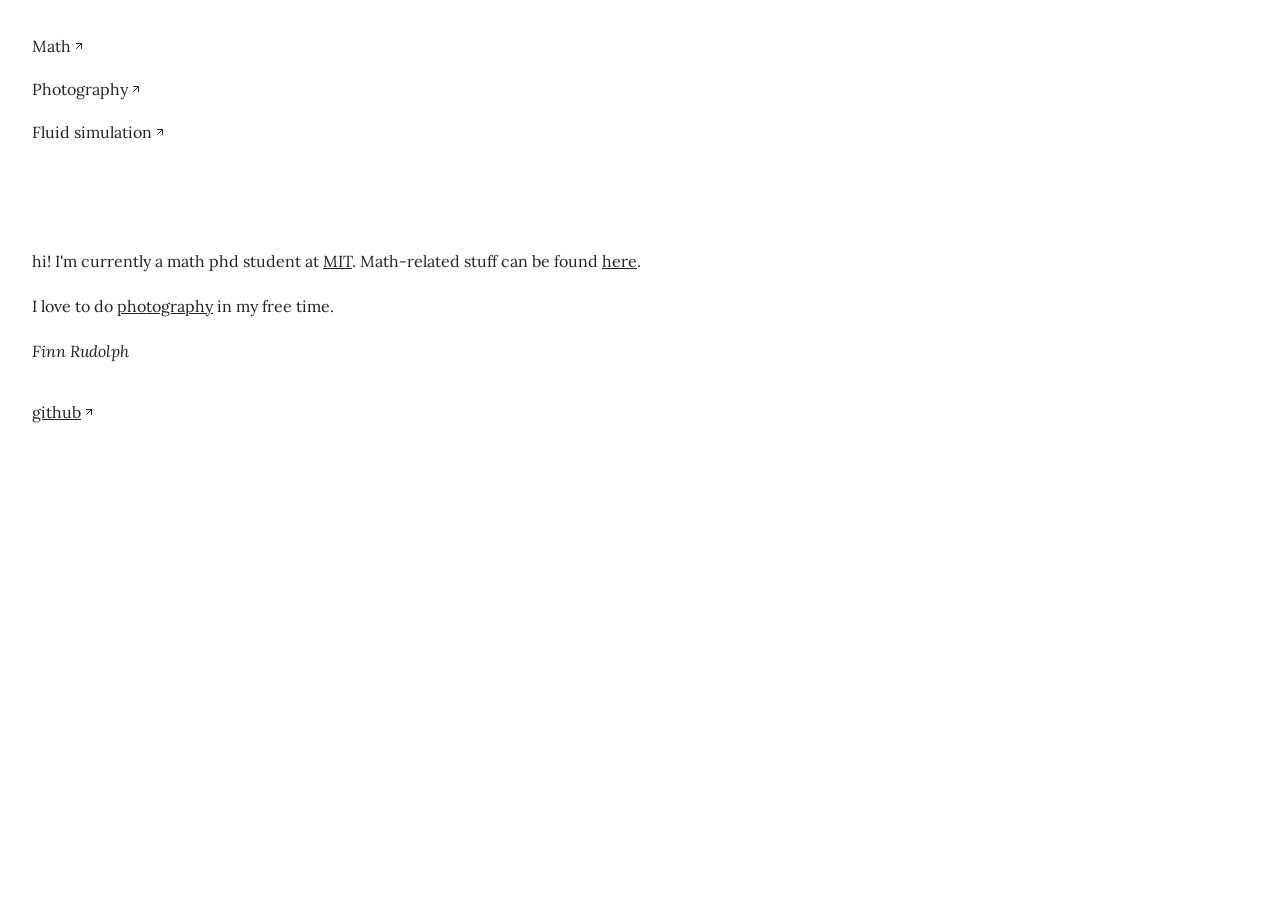
<file: index.html>
<!doctype html>
<html lang="en">
    <head>
        <meta charset="UTF-8" />
        <meta name="viewport" content="width=device-width, initial-scale=1.0" />
        <title>Finn Rudolph</title>
        <link rel="preconnect" href="https://fonts.googleapis.com" />
        <link rel="preconnect" href="https://fonts.gstatic.com" crossorigin />
        <link
            href="https://fonts.googleapis.com/css2?family=Lora:ital,wght@0,400..700;1,400..700&family=Playfair+Display:ital,wght@0,400..900;1,400..900&family=Space+Mono:ital,wght@0,400;0,700;1,400;1,700&display=swap"
            rel="stylesheet"
        />

        <link rel="stylesheet" href="base.css" />
        <link rel="stylesheet" href="index.css" />

        <link rel="icon" type="image/svg+xml" href="/milkyway.svg" />
    </head>
    <body>
        <main>
            <canvas id="fluidCanvas"></canvas>
            <div class="content">
                <nav>
                    <ul>
                        <li>
                            <a class="link-arrow" href="math.html">Math</a>
                        </li>
                        <li>
                            <a class="link-arrow" href="pictures/pictures.html"
                                >Photography</a
                            >
                        </li>
                        <li>
                            <a class="link-arrow" href="fluid.html"
                                >Fluid simulation</a
                            >
                        </li>
                    </ul>
                </nav>
                <div class="personal-info">
                    <p>
                        hi! I'm currently a math phd student at
                        <a href="https://math.mit.edu/">MIT</a>. Math-related stuff can be found
                        <a href="math.html">here</a>.
                    </p>
                    <p>
                        I love to do
                        <a href="pictures/pictures.html">photography</a> in my
                        free time.
                    </p>
                    <p style="font-style: italic;">Finn Rudolph</p>
                    <p style="margin-top: 2rem"><a class="link-arrow" href="https://github.com/finn-rudolph">github</a></p>
                </div>
            </div>
        </main>
    </body>
</html>
</file>
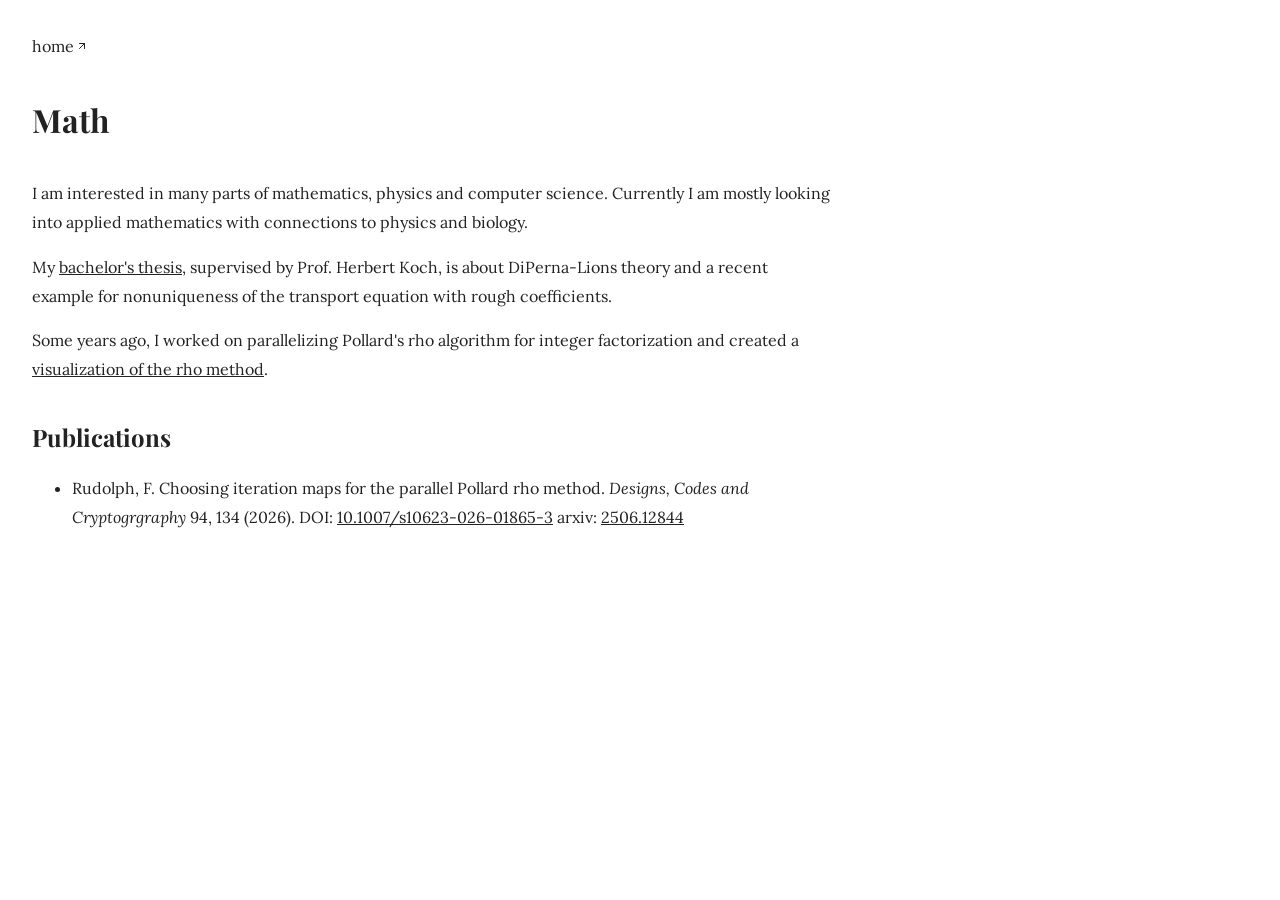
<file: math.html>
<!doctype html>
<html lang="en">
    <head>
        <meta charset="UTF-8" />
        <meta name="viewport" content="width=device-width, initial-scale=1.0" />
        <title>Math</title>

        <link rel="preconnect" href="https://fonts.googleapis.com" />
        <link rel="preconnect" href="https://fonts.gstatic.com" crossorigin />
        <link
            href="https://fonts.googleapis.com/css2?family=Lora:ital,wght@0,400..700;1,400..700&family=Playfair+Display:ital,wght@0,400..900;1,400..900&display=swap"
            rel="stylesheet"
        />

        <link rel="stylesheet" href="base.css" />

        <link rel="icon" type="image/svg+xml" href="/milkyway.svg" />
    </head>
    <body>
        <main>
            <div class="content">
                <a class="home" href="index.html">home</a>
                <h1>Math</h1>
                <p>
                    I am interested in many parts of mathematics, physics and
                    computer science. Currently I am mostly looking into applied
                    mathematics with connections to physics and biology.
                </p>
                <p>
                    My
                    <a href="https://arxiv.org/abs/2610.33993"
                        >bachelor's thesis</a
                    >, supervised by Prof. Herbert Koch, is about DiPerna-Lions
                    theory and a recent example for nonuniqueness of the
                    transport equation with rough coefficients.
                </p>
                <p>
                    Some years ago, I worked on parallelizing Pollard's rho
                    algorithm for integer factorization and created a
                    <a href="https://finn-rudolph.github.io/rho-visualization/"
                        >visualization of the rho method</a
                    >.
                </p>
                <h2>Publications</h2>
                <ul>
                    <li>
                        Rudolph, F. Choosing iteration maps for the parallel
                        Pollard rho method.
                        <i>Designs, Codes and Cryptogrgraphy</i>
                        94, 134 (2026).
                        <sc>DOI:</sc>
                        <a href="https://doi.org/10.1007/s10623-026-01865-3"
                            >10.1007/s10623-026-01865-3</a
                        >
                        arxiv:
                        <a href="https://arxiv.org/pdf/2506.12844"
                            >2506.12844</a
                        >
                    </li>
                </ul>
            </div>
        </main>
    </body>
</html>
</file>
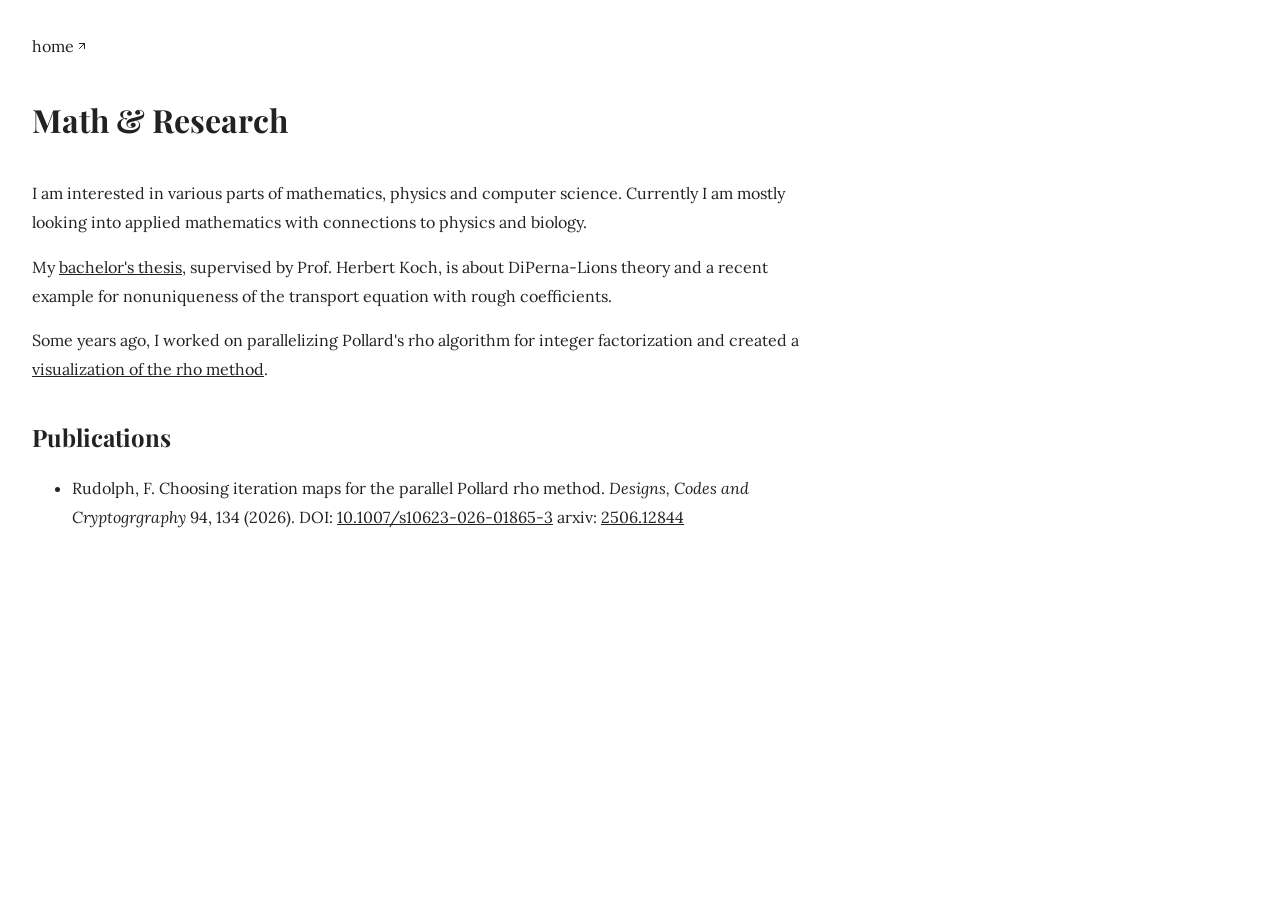
<file: research.html>
<!doctype html>
<html lang="en">
    <head>
        <meta charset="UTF-8" />
        <meta name="viewport" content="width=device-width, initial-scale=1.0" />
        <title>Math & Research</title>

        <link rel="preconnect" href="https://fonts.googleapis.com" />
        <link rel="preconnect" href="https://fonts.gstatic.com" crossorigin />
        <link
            href="https://fonts.googleapis.com/css2?family=Lora:ital,wght@0,400..700;1,400..700&family=Playfair+Display:ital,wght@0,400..900;1,400..900&display=swap"
            rel="stylesheet"
        />

        <link rel="stylesheet" href="base.css" />

        <link rel="icon" type="image/svg+xml" href="/milkyway.svg" />
    </head>
    <body>
        <main>
            <div class="content">
                <a class="home" href="index.html">home</a>
                <h1>Math & Research</h1>
                <p>
                    I am interested in various parts of mathematics, physics and
                    computer science. Currently I am mostly looking into applied
                    mathematics with connections to physics and biology.
                </p>
                <p>
                    My
                    <a href="transport-by-rough-vector-fields.pdf"
                        >bachelor's thesis</a
                    >, supervised by Prof. Herbert Koch, is about DiPerna-Lions
                    theory and a recent example for nonuniqueness of the
                    transport equation with rough coefficients.
                </p>
                <p>
                    Some years ago, I worked on parallelizing Pollard's rho
                    algorithm for integer factorization and created a
                    <a href="https://finn-rudolph.github.io/rho-visualization/"
                        >visualization of the rho method</a
                    >.
                </p>
                <h2>Publications</h2>
                <ul>
                    <li>
                        Rudolph, F. Choosing iteration maps for the parallel
                        Pollard rho method.
                        <i>Designs, Codes and Cryptogrgraphy</i>
                        94, 134 (2026).
                        <sc>DOI:</sc>
                        <a href="https://doi.org/10.1007/s10623-026-01865-3"
                            >10.1007/s10623-026-01865-3</a
                        >
                        arxiv:
                        <a href="https://arxiv.org/pdf/2506.12844"
                            >2506.12844</a
                        >
                    </li>
                </ul>
            </div>
        </main>
    </body>
</html>
</file>
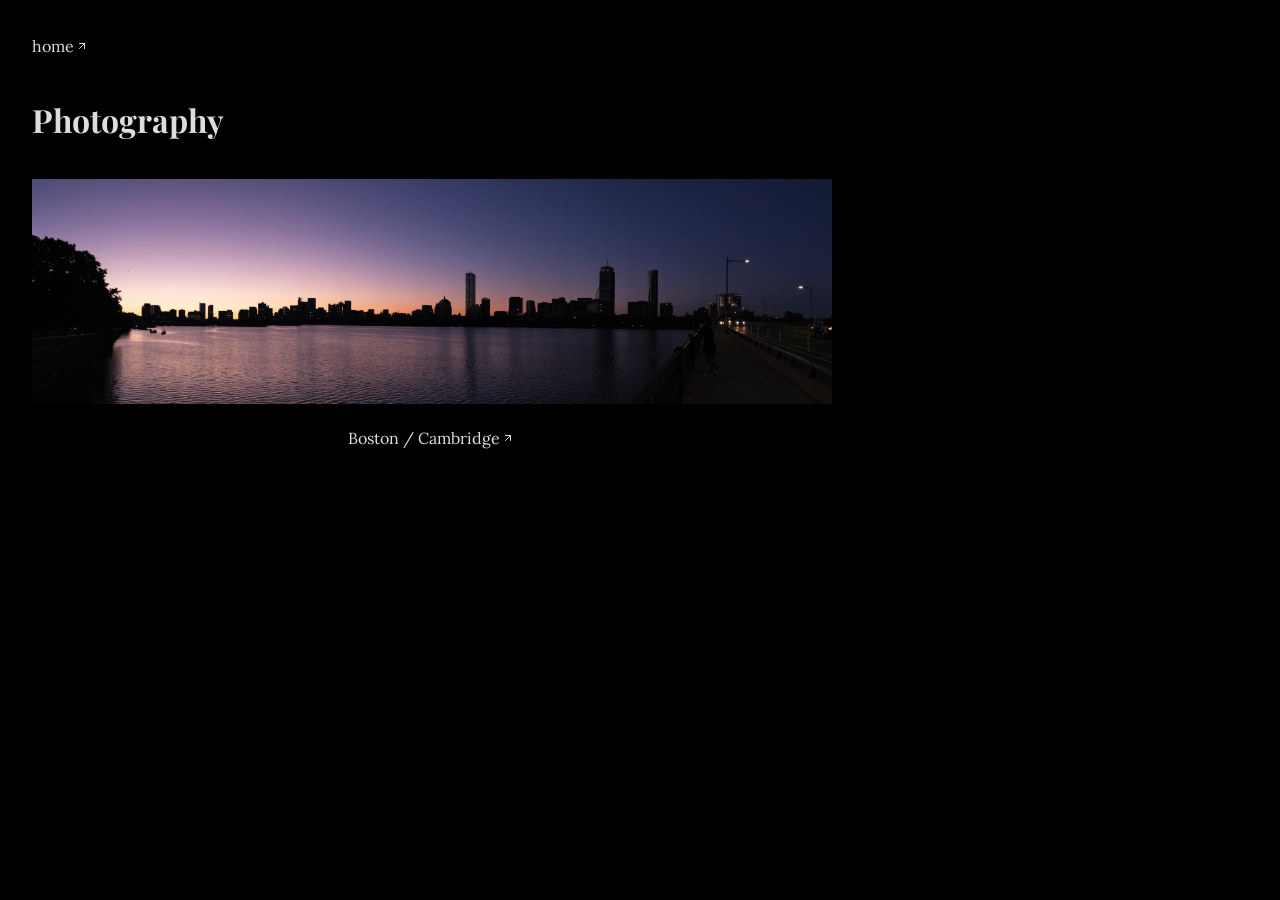
<file: pictures/pictures.html>
<!doctype html>
<html lang="en">
    <head>
        <meta charset="UTF-8" />
        <meta name="viewport" content="width=device-width, initial-scale=1.0" />
        <title>Photography</title>

        <link rel="preconnect" href="https://fonts.googleapis.com" />
        <link rel="preconnect" href="https://fonts.gstatic.com" crossorigin />
        <link
            href="https://fonts.googleapis.com/css2?family=Lora:ital,wght@0,400..700;1,400..700&family=Playfair+Display:ital,wght@0,400..900;1,400..900&display=swap"
            rel="stylesheet"
        />

        <link rel="stylesheet" href="/base.css" />
        <link rel="stylesheet" href="/pictures.css" />
        <link rel="icon" type="image/svg+xml" href="/milkyway.svg" />
    </head>
    <body>
        <main>
            <div class="content">
            <div>
                
                <a class="home" href="/index.html">home</a>
                </div>
                <h1>Photography</h1>
                <div class="container">
                    <div class="img-with-caption">
    <a href=boston/boston.html><img src='sunrise.webp'/></a>
    <a href=boston/boston.html class='link-arrow'>Boston / Cambridge</a>
</div>
                </div>
            </div>
        </main>
    </body>
</html>
</file>
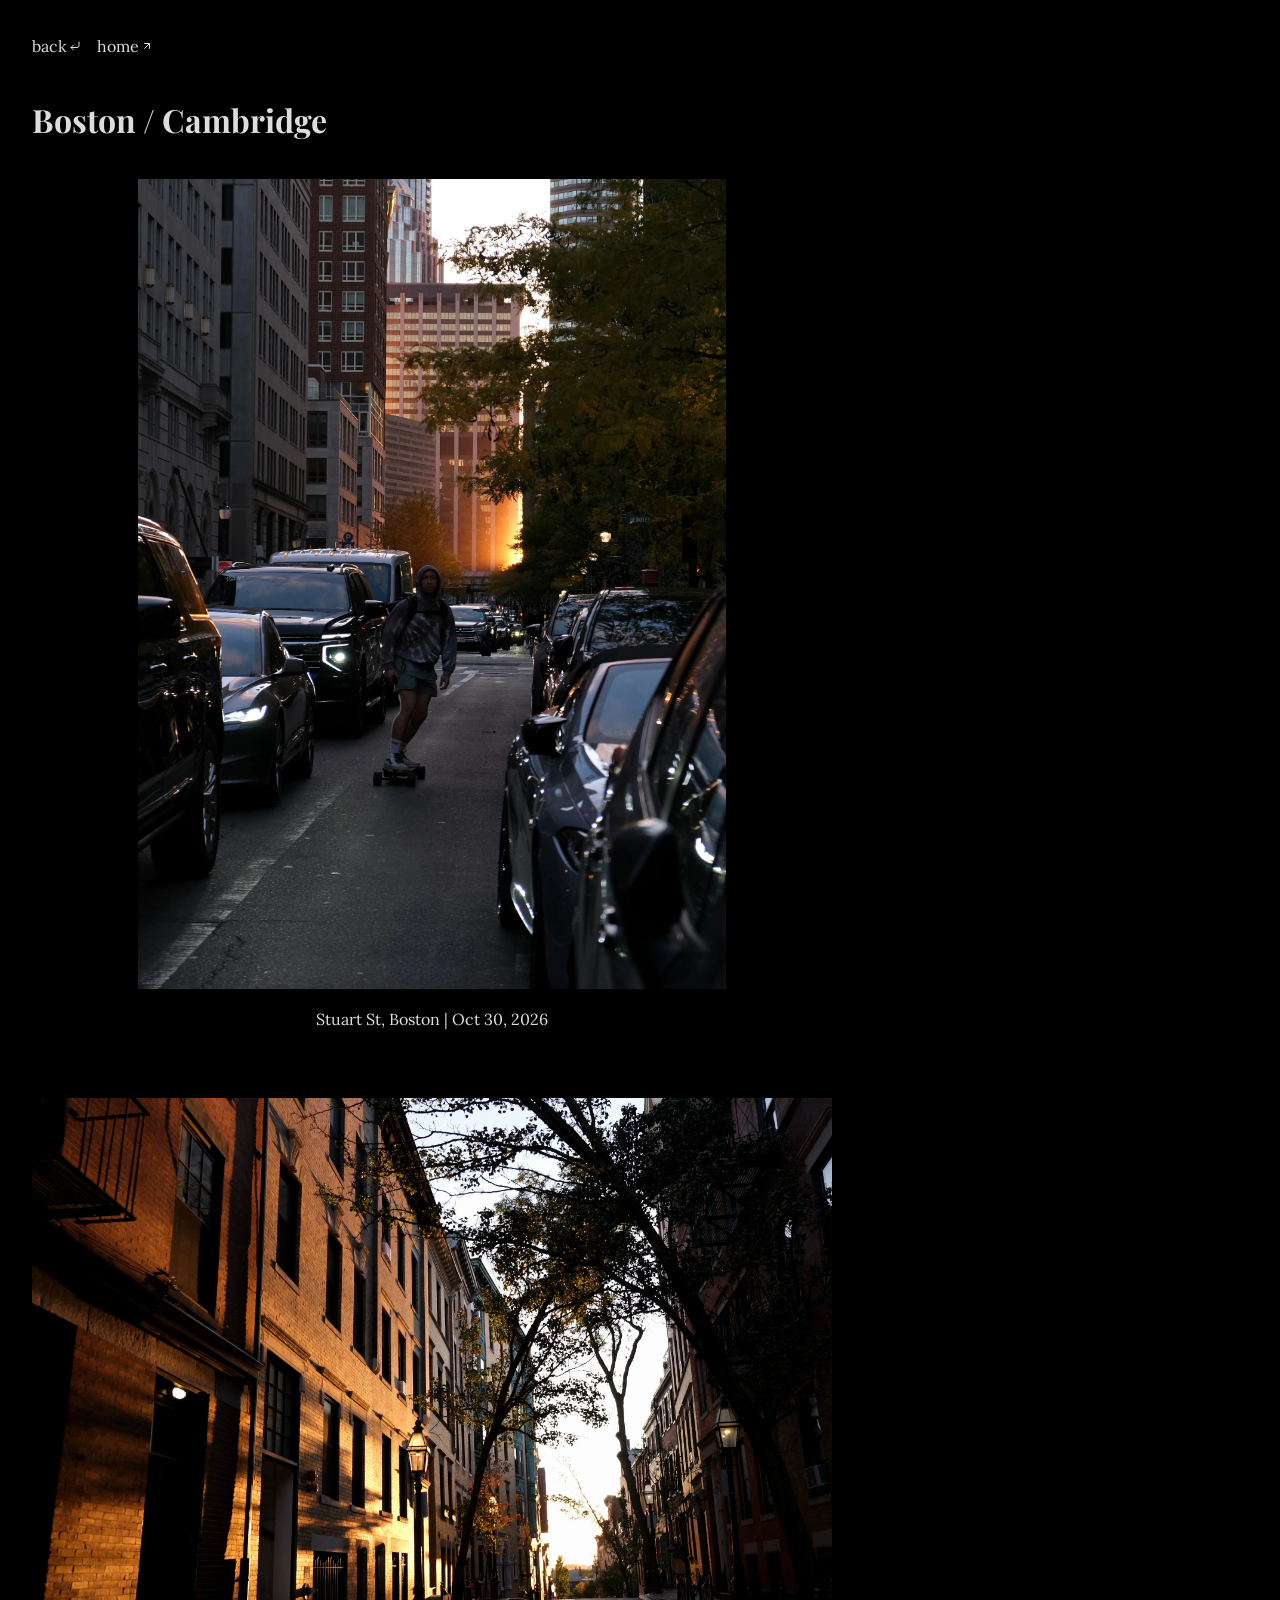
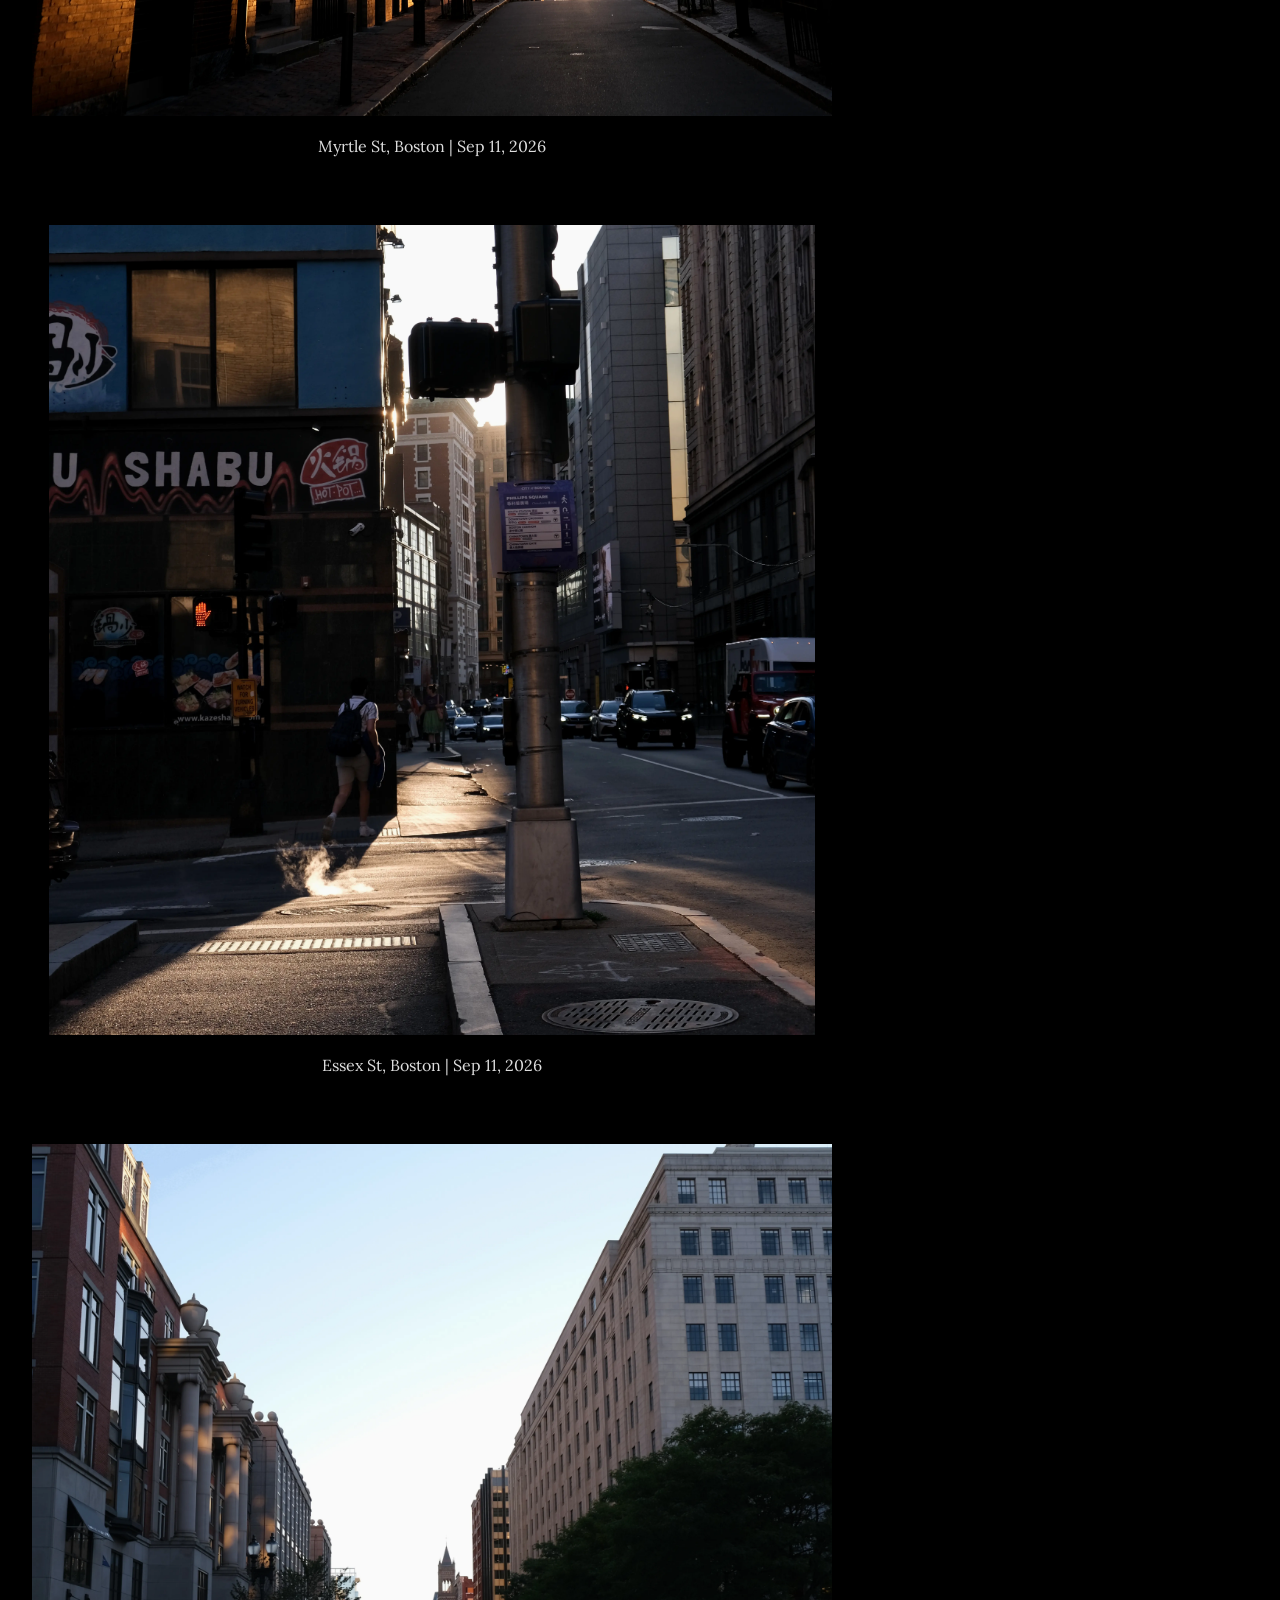
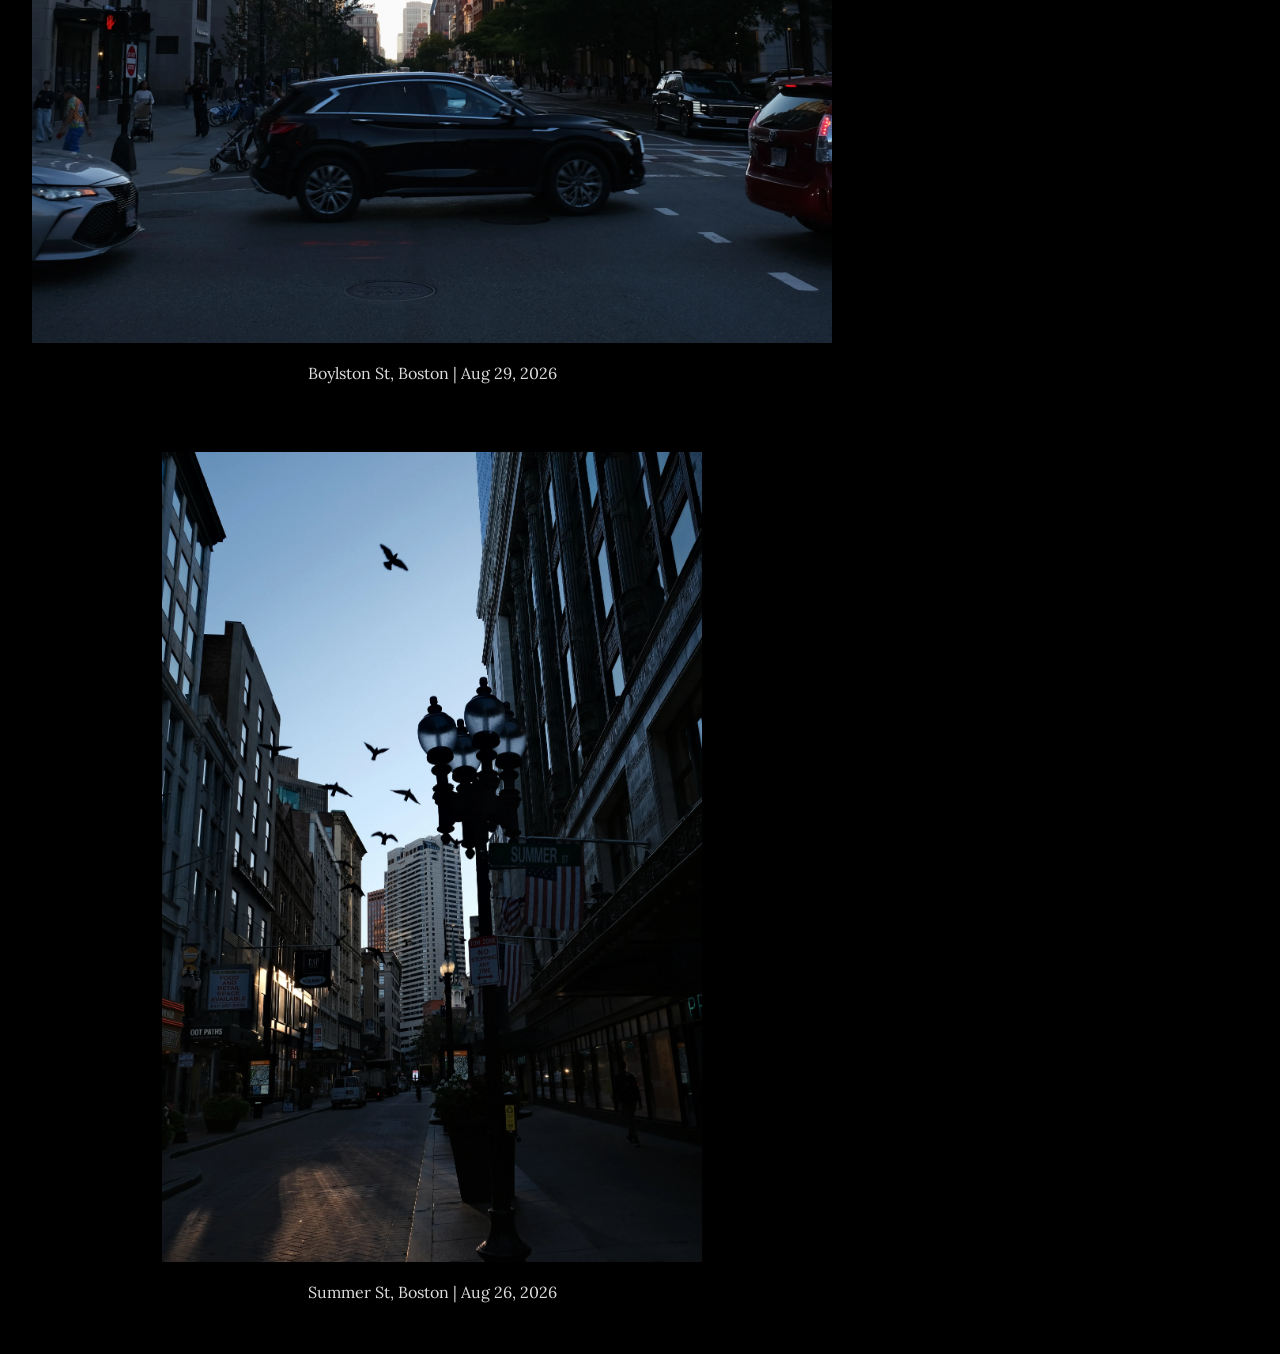
<file: pictures/boston/boston.html>
<!doctype html>
<html lang="en">
    <head>
        <meta charset="UTF-8" />
        <meta name="viewport" content="width=device-width, initial-scale=1.0" />
        <title>Boston / Cambridge</title>

        <link rel="preconnect" href="https://fonts.googleapis.com" />
        <link rel="preconnect" href="https://fonts.gstatic.com" crossorigin />
        <link
            href="https://fonts.googleapis.com/css2?family=Lora:ital,wght@0,400..700;1,400..700&family=Playfair+Display:ital,wght@0,400..900;1,400..900&display=swap"
            rel="stylesheet"
        />

        <link rel="stylesheet" href="/base.css" />
        <link rel="stylesheet" href="/pictures.css" />
        <link rel="icon" type="image/svg+xml" href="/milkyway.svg" />
    </head>
    <body>
        <main>
            <div class="content">
            <div>
                <a class="back" href="/pictures/pictures.html">back</a>
                <a class="home" href="/index.html">home</a>
                </div>
                <h1>Boston / Cambridge</h1>
                <div class="container">
                    <div class="img-with-caption">
    <img src='bostonhenge.webp'/>
    <p>Stuart St, Boston | Oct 30, 2026</p>
</div>
<div class="img-with-caption">
    <img src='beacon-hill-sunset.webp'/>
    <p>Myrtle St, Boston | Sep 11, 2026</p>
</div>
<div class="img-with-caption">
    <img src='smoke.webp'/>
    <p>Essex St, Boston | Sep 11, 2026</p>
</div>
<div class="img-with-caption">
    <img src='car-sunset.webp'/>
    <p>Boylston St, Boston | Aug 29, 2026</p>
</div>
<div class="img-with-caption">
    <img src='birds.webp'/>
    <p>Summer St, Boston | Aug 26, 2026</p>
</div>
                </div>
            </div>
        </main>
    </body>
</html>
</file>
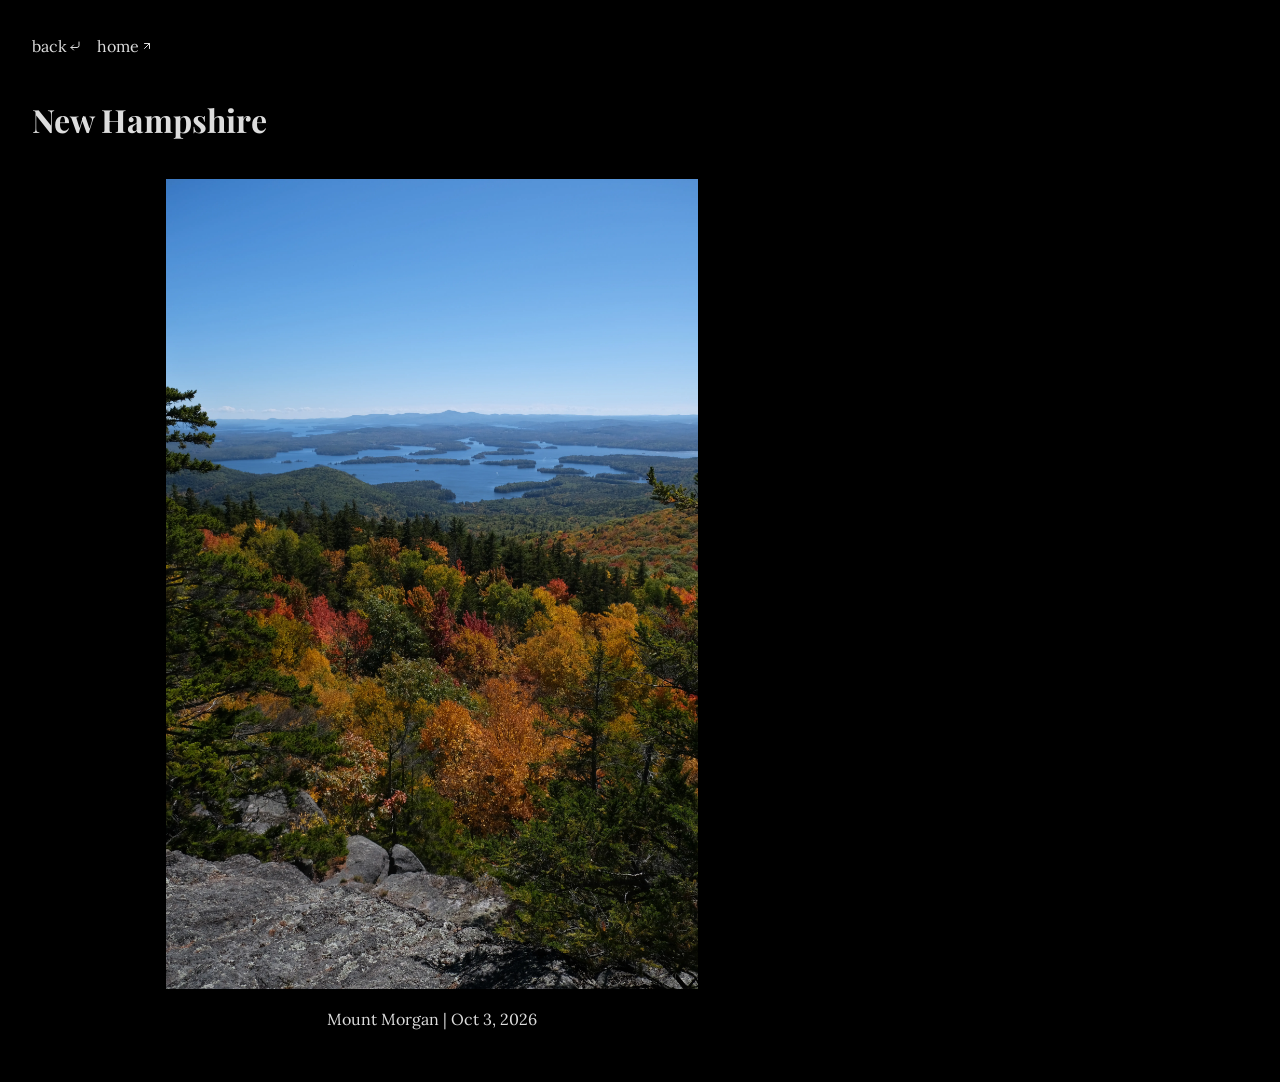
<file: pictures/new-hampshire/new-hampshire.html>
<!doctype html>
<html lang="en">
    <head>
        <meta charset="UTF-8" />
        <meta name="viewport" content="width=device-width, initial-scale=1.0" />
        <title>New Hampshire</title>

        <link rel="preconnect" href="https://fonts.googleapis.com" />
        <link rel="preconnect" href="https://fonts.gstatic.com" crossorigin />
        <link
            href="https://fonts.googleapis.com/css2?family=Lora:ital,wght@0,400..700;1,400..700&family=Playfair+Display:ital,wght@0,400..900;1,400..900&display=swap"
            rel="stylesheet"
        />

        <link rel="stylesheet" href="/base.css" />
        <link rel="stylesheet" href="/pictures.css" />
        <link rel="icon" type="image/svg+xml" href="/milkyway.svg" />
    </head>
    <body>
        <main>
            <div class="content">
            <div>
                <a class="back" href="/pictures/pictures.html">back</a>
                <a class="home" href="/index.html">home</a>
                </div>
                <h1>New Hampshire</h1>
                <div class="container">
                    <div class="img-with-caption">
    <img src='mount-morgan.webp'/>
    <p>Mount Morgan | Oct 3, 2026</p>
</div>
                </div>
            </div>
        </main>
    </body>
</html>
</file>
<file: base.css>
body {
    margin: 0;
    font-family: "Lora", serif;
    font-size: 1rem;
    color: #222;
    line-height: 1.8em;
}

.content {
    margin: 2rem;
    max-width: min(800px, 90vw);
    justify-self: center;
}

a {
    color: inherit;
    text-decoration: underline;
}

.home {
    margin-bottom: 2.5rem;
    text-decoration: none;
    color: inherit;
}

.home::after,
.link-arrow::after {
    content: "";
    display: inline-block;
    width: 0.75rem;
    height: 0.75rem;
    padding-left: 0.2rem;
    background-color: currentColor;
    mask: url("arrow-up-right.svg") center / contain no-repeat;
    -webkit-mask: url("arrow-up-right.svg") center / contain no-repeat;
}

.back {
    margin-right: 0.7rem;
    text-decoration: none;
}

.back::after {
    content: "";
    display: inline-block;
    width: 0.75rem;
    height: 0.75rem;
    padding-left: 0.2rem;
    background-color: currentColor;
    mask: url("corner-down-left.svg") center / contain no-repeat;
    -webkit-mask: url("corner-down-left.svg") center / contain no-repeat;
}

button {
    background-color: rgba(0, 0, 0, 0);
    border: none;
    text-decoration: underline;
    font-family: inherit;
    font-size: inherit;
    padding: 0;
    color: inherit;
    cursor: pointer;
}

h1,
h2 {
    margin-top: 2.3rem;
    font-family: "Playfair Display", sans-serif;
    line-height: 1.4em;
}

h1 {
    margin-bottom: 2.3rem;
}
</file>
<file: index.css>
canvas {
    position: absolute;
    inset: 0;
    height: 100%;
    width: 100%;
    z-index: 0;
}

.content {
    position: relative;
    z-index: 1;
}

.personal-info {
    margin-top: max(4rem, calc(100vh - 50rem));
}


nav {
    z-index: 1;
    width: 100%;
}

nav ul {
    list-style: none;
    display: flex;
    flex-direction: column;
    gap: 0.9rem;
    padding: 0;
    margin: 0;
    align-items: left;
}

li a {
    text-decoration: none;
}
</file>
<file: pictures.css>
body {
    background-color: #000;
    color: #ddd;
}

.container {
    display: flex;
    flex-direction: column;
    gap: 3rem;
    align-items: center;
    width: 100%;
    margin: 0;
}

.container img {
    max-height: 90vh;
    max-width: 100%;
}

.container a img {
    box-sizing: border-box;
    border: 0px solid #000;
    transition: all 0.2s ease;
}

.container a img:hover {
    border-width: 5px;
    width: 100%;
}

.img-with-caption {
    display: flex;
    flex-direction: column;
    width: 100%;
    align-items: center;
}

.img-with-caption a {
    line-height: 2.5rem;
    text-decoration: none;
}
</file>
